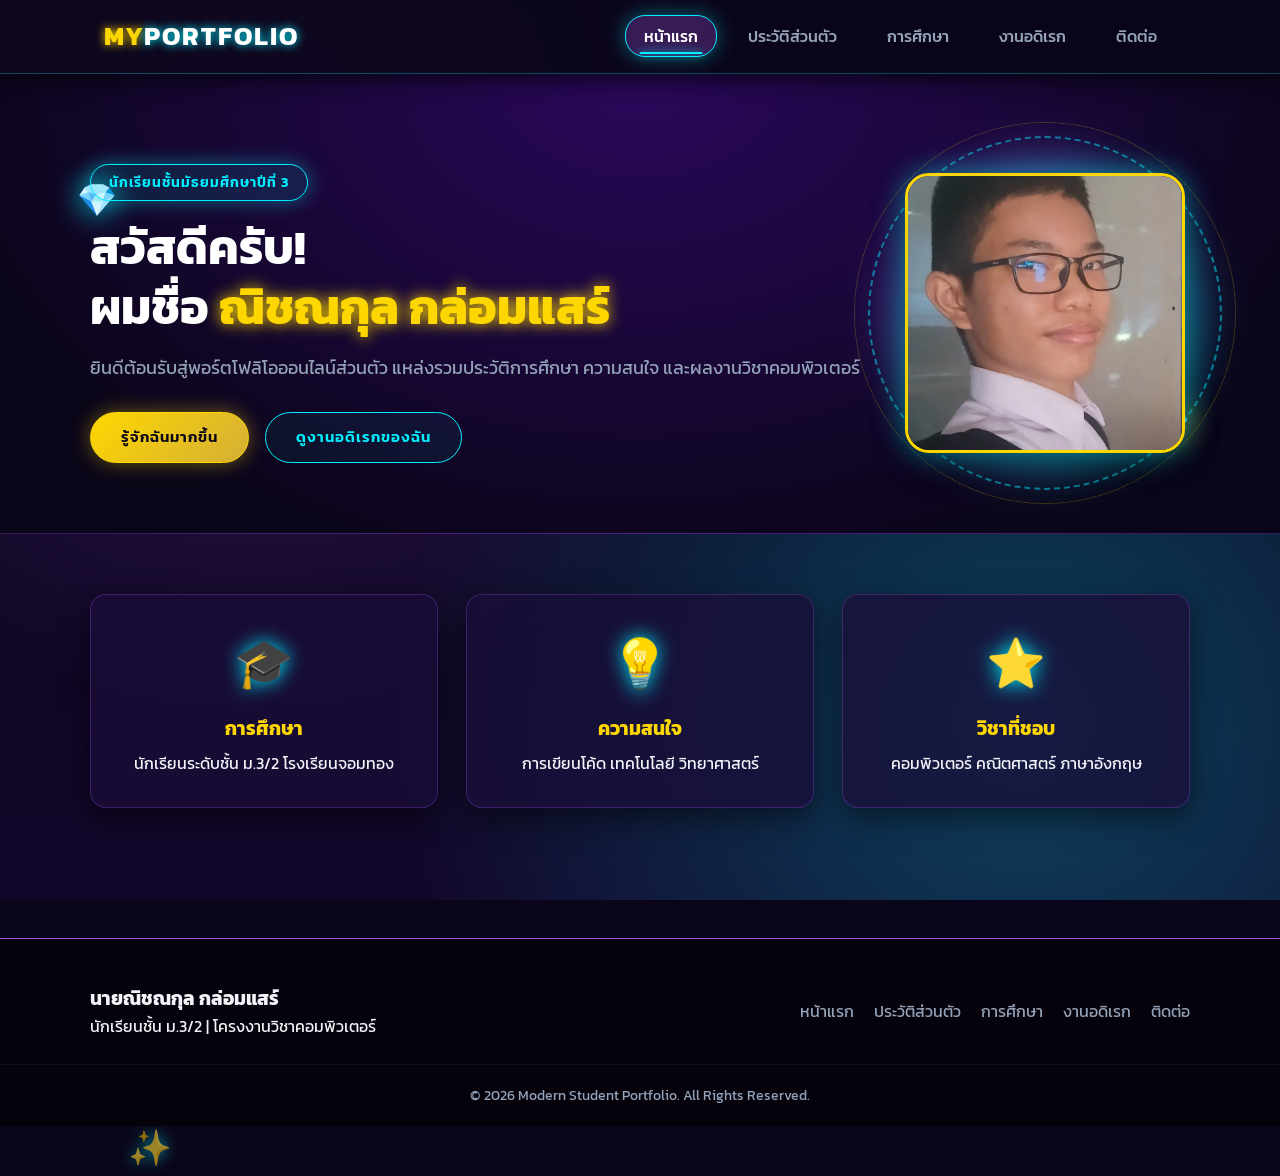
<file: index.html>
<!DOCTYPE html>
<html lang="th">
<head>
    <meta charset="UTF-8">
    <meta name="viewport" content="width=device-width, initial-scale=1.0">
    <title>หน้าแรก | Student Portfolio ม.3</title>
    <link rel="preconnect" href="https://fonts.googleapis.com">
    <link rel="preconnect" href="https://fonts.gstatic.com" crossorigin>
    <link href="https://fonts.googleapis.com/css2?family=Kanit:wght@300;400;500;600;700&display=swap" rel="stylesheet">
    <link rel="stylesheet" href="style.css">
</head>
<body>

    <!-- Navigation Bar -->
    <header class="navbar-container">
        <nav class="navbar">
            <a href="index.html" class="logo">
                <span class="logo-accent">MY</span>PORTFOLIO
            </a>
            <ul class="nav-menu">
                <li><a href="index.html" class="nav-link active">หน้าแรก</a></li>
                <li><a href="profile.html" class="nav-link">ประวัติส่วนตัว</a></li>
                <li><a href="education.html" class="nav-link">การศึกษา</a></li>
                <li><a href="hobby.html" class="nav-link">งานอดิเรก</a></li>
                <li><a href="contact.html" class="nav-link">ติดต่อ</a></li>
            </ul>
        </nav>
    </header>

    <main>
        <!-- Hero Section -->
        <section class="hero-section">
            <div class="hero-container">
                <div class="hero-content">
                    <span class="badge">นักเรียนชั้นมัธยมศึกษาปีที่ 3</span>
                    <h1 class="hero-title">สวัสดีครับ! <br>ผมชื่อ <span class="highlight">ณิชณกุล กล่อมแสร์</span></h1>
                    <p class="hero-subtitle">ยินดีต้อนรับสู่พอร์ตโฟลิโอออนไลน์ส่วนตัว แหล่งรวมประวัติการศึกษา ความสนใจ และผลงานวิชาคอมพิวเตอร์</p>
                    <div class="hero-buttons">
                        <a href="profile.html" class="btn btn-primary">รู้จักฉันมากขึ้น</a>
                        <a href="hobby.html" class="btn btn-outline">ดูงานอดิเรกของฉัน</a>
                    </div>
                </div>
                <div class="hero-image-wrapper">
                    <div class="bg-shape"></div>
                    <img src="images/profile.png" alt="รูปโปรไฟล์ของ นายณิชณกุล กล่อมแสร์" class="hero-img">
                </div>
            </div>
        </section>

        <!-- Quick Highlights -->
        <section class="section highlight-section">
            <div class="container grid-3">
                <div class="card highlight-card">
                    <div class="card-icon">🎓</div>
                    <h3>การศึกษา</h3>
                    <p>นักเรียนระดับชั้น ม.3/2 โรงเรียนจอมทอง</p>
                </div>
                <div class="card highlight-card">
                    <div class="card-icon">💡</div>
                    <h3>ความสนใจ</h3>
                    <p>การเขียนโค้ด เทคโนโลยี วิทยาศาสตร์</p>
                </div>
                <div class="card highlight-card">
                    <div class="card-icon">⭐</div>
                    <h3>วิชาที่ชอบ</h3>
                    <p>คอมพิวเตอร์ คณิตศาสตร์ ภาษาอังกฤษ</p>
                </div>
            </div>
        </section>
    </main>

    <!-- Footer -->
    <footer class="footer">
        <div class="container footer-content">
            <div class="footer-info">
                <h3>นายณิชณกุล กล่อมแสร์</h3>
                <p>นักเรียนชั้น ม.3/2 | โครงงานวิชาคอมพิวเตอร์</p>
            </div>
            <ul class="footer-links">
                <li><a href="index.html">หน้าแรก</a></li>
                <li><a href="profile.html">ประวัติส่วนตัว</a></li>
                <li><a href="education.html">การศึกษา</a></li>
                <li><a href="hobby.html">งานอดิเรก</a></li>
                <li><a href="contact.html">ติดต่อ</a></li>
            </ul>
        </div>
        <div class="footer-bottom">
            <p>&copy; 2026 Modern Student Portfolio. All Rights Reserved.</p>
        </div>
    </footer>

</body>
</html>
</file>
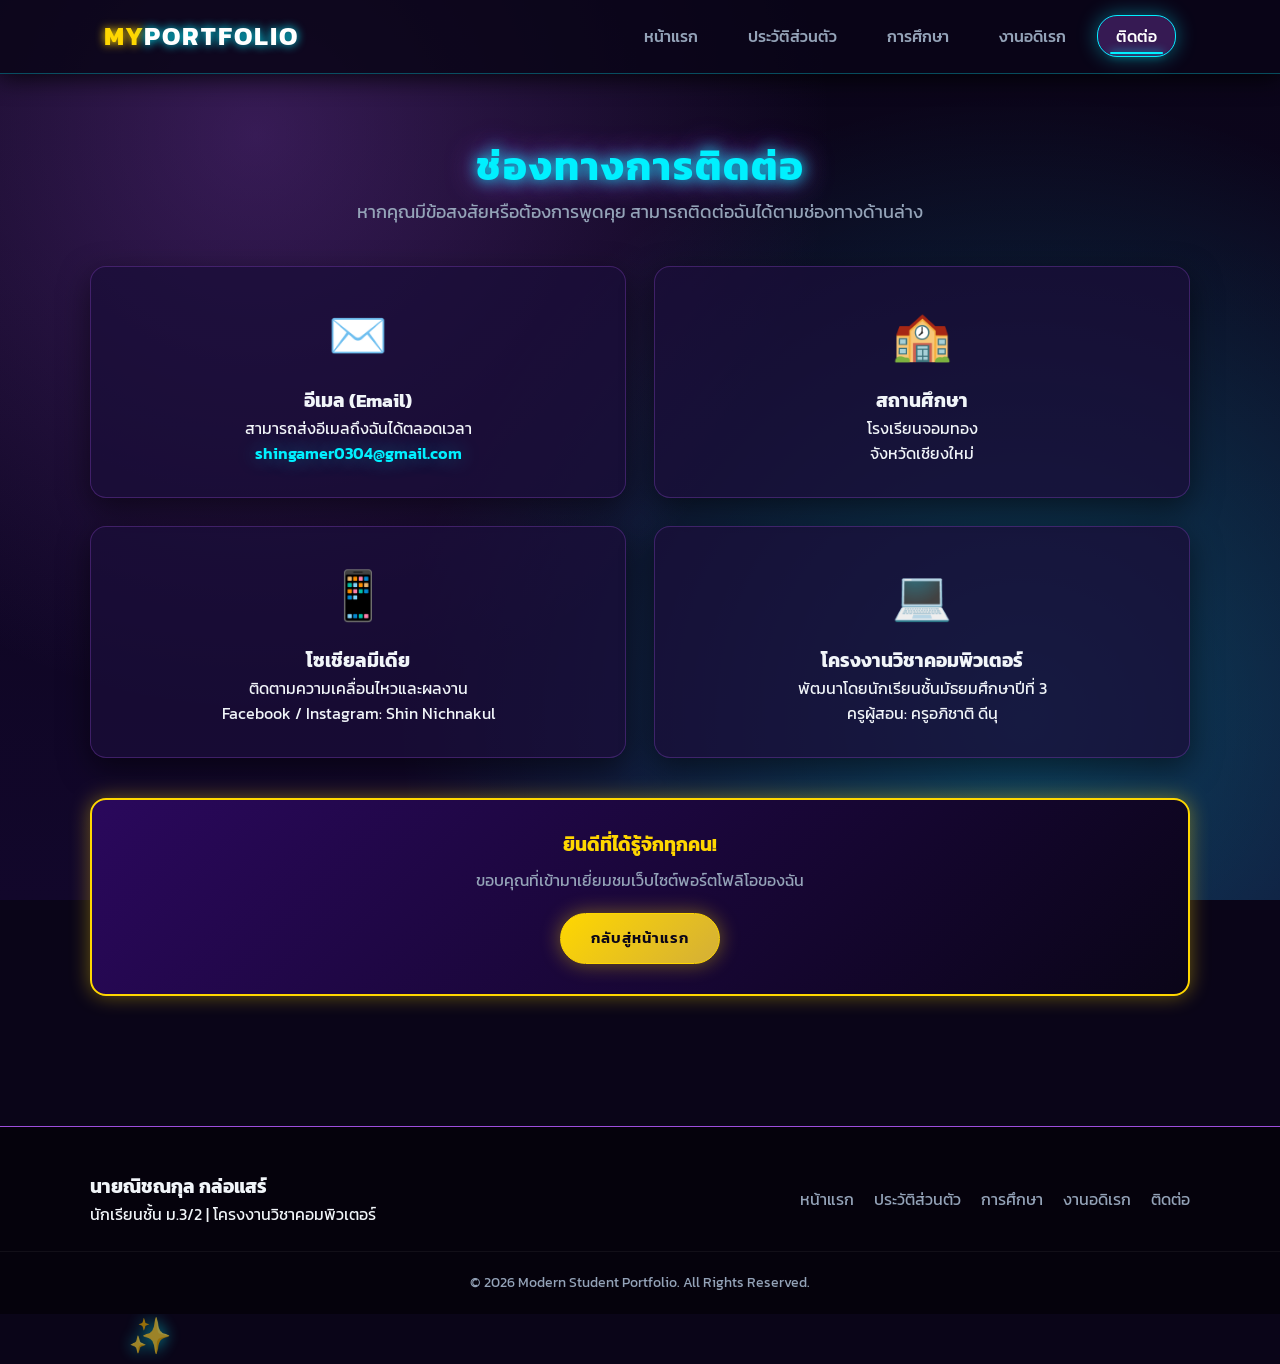
<file: contact.html>
<!DOCTYPE html>
<html lang="th">
<head>
    <meta charset="UTF-8">
    <meta name="viewport" content="width=device-width, initial-scale=1.0">
    <title>ติดต่อ | Student Portfolio ม.3</title>
    <link rel="preconnect" href="https://fonts.googleapis.com">
    <link rel="preconnect" href="https://fonts.gstatic.com" crossorigin>
    <link href="https://fonts.googleapis.com/css2?family=Kanit:wght@300;400;500;600;700&display=swap" rel="stylesheet">
    <link rel="stylesheet" href="style.css">
</head>
<body>

    <!-- Navigation Bar -->
    <header class="navbar-container">
        <nav class="navbar">
            <a href="index.html" class="logo">
                <span class="logo-accent">MY</span>PORTFOLIO
            </a>
            <ul class="nav-menu">
                <li><a href="index.html" class="nav-link">หน้าแรก</a></li>
                <li><a href="profile.html" class="nav-link">ประวัติส่วนตัว</a></li>
                <li><a href="education.html" class="nav-link">การศึกษา</a></li>
                <li><a href="hobby.html" class="nav-link">งานอดิเรก</a></li>
                <li><a href="contact.html" class="nav-link active">ติดต่อ</a></li>
            </ul>
        </nav>
    </header>

    <main class="container section">
        <div class="page-title">
            <h2>ช่องทางการติดต่อ</h2>
            <p>หากคุณมีข้อสงสัยหรือต้องการพูดคุย สามารถติดต่อฉันได้ตามช่องทางด้านล่าง</p>
        </div>

        <div class="grid-2 contact-layout">
            <div class="card contact-card">
                <div class="contact-icon">✉️</div>
                <h3>อีเมล (Email)</h3>
                <p>สามารถส่งอีเมลถึงฉันได้ตลอดเวลา</p>
                <a href="shingamer0304@gmail.com" class="contact-link">shingamer0304@gmail.com</a>
            </div>

            <div class="card contact-card">
                <div class="contact-icon">🏫</div>
                <h3>สถานศึกษา</h3>
                <p>โรงเรียนจอมทอง</p>
                <span class="contact-text">จังหวัดเชียงใหม่</span>
            </div>

            <div class="card contact-card">
                <div class="contact-icon">📱</div>
                <h3>โซเชียลมีเดีย</h3>
                <p>ติดตามความเคลื่อนไหวและผลงาน</p>
                <span class="contact-text">Facebook / Instagram: Shin Nichnakul</span>
            </div>

            <div class="card contact-card">
                <div class="contact-icon">💻</div>
                <h3>โครงงานวิชาคอมพิวเตอร์</h3>
                <p>พัฒนาโดยนักเรียนชั้นมัธยมศึกษาปีที่ 3</p>
                <span class="contact-text">ครูผู้สอน: ครูอภิชาติ ดีนุ</span>
            </div>
        </div>

        <div class="cta-box card">
            <h3>ยินดีที่ได้รู้จักทุกคน!</h3>
            <p>ขอบคุณที่เข้ามาเยี่ยมชมเว็บไซต์พอร์ตโฟลิโอของฉัน</p>
            <a href="index.html" class="btn btn-primary">กลับสู่หน้าแรก</a>
        </div>
    </main>

    <!-- Footer -->
    <footer class="footer">
        <div class="container footer-content">
            <div class="footer-info">
                <h3>นายณิชณกุล กล่อแสร์</h3>
                <p>นักเรียนชั้น ม.3/2 | โครงงานวิชาคอมพิวเตอร์</p>
            </div>
            <ul class="footer-links">
                <li><a href="index.html">หน้าแรก</a></li>
                <li><a href="profile.html">ประวัติส่วนตัว</a></li>
                <li><a href="education.html">การศึกษา</a></li>
                <li><a href="hobby.html">งานอดิเรก</a></li>
                <li><a href="contact.html">ติดต่อ</a></li>
            </ul>
        </div>
        <div class="footer-bottom">
            <p>&copy; 2026 Modern Student Portfolio. All Rights Reserved.</p>
        </div>
    </footer>

</body>
</html>
</file>
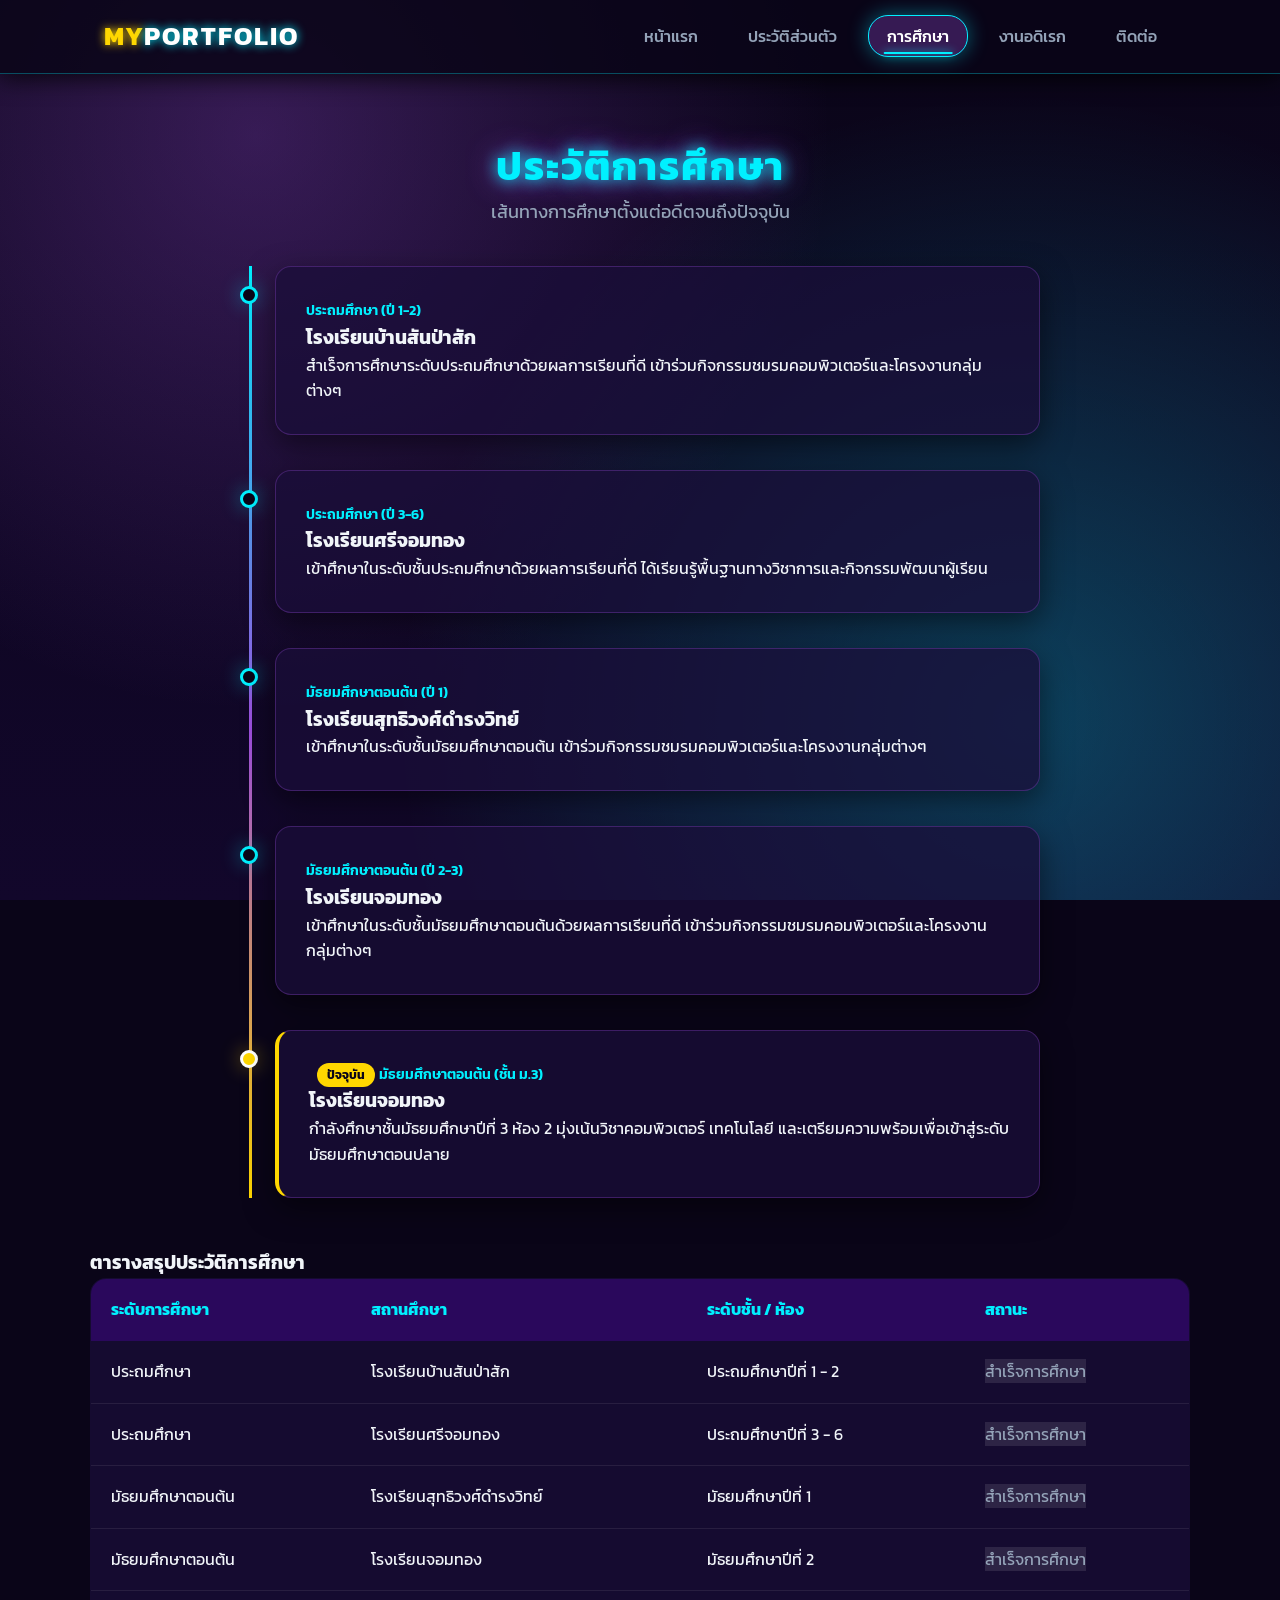
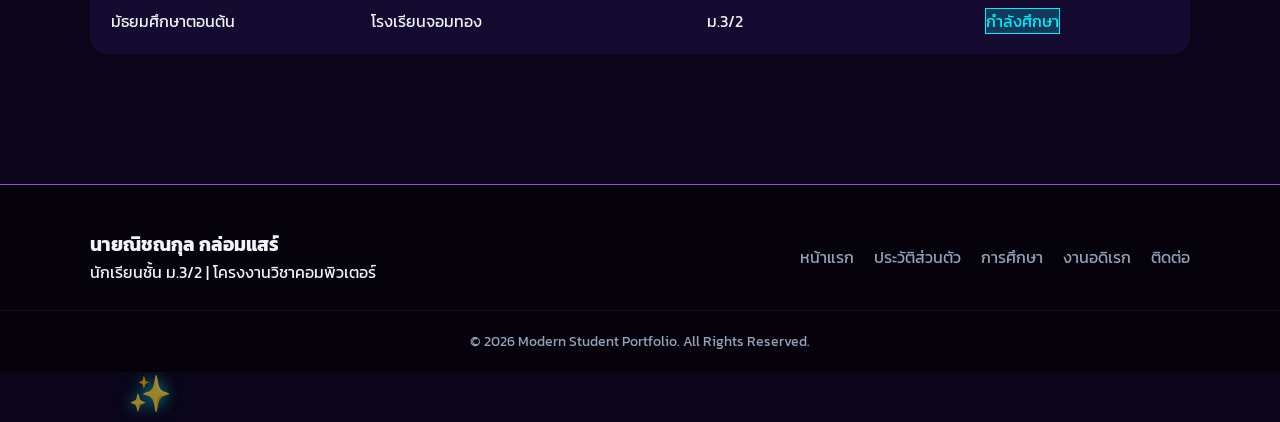
<file: education.html>
<!DOCTYPE html>
<html lang="th">
<head>
    <meta charset="UTF-8">
    <meta name="viewport" content="width=device-width, initial-scale=1.0">
    <title>การศึกษา | Student Portfolio ม.3</title>
    <link rel="preconnect" href="https://fonts.googleapis.com">
    <link rel="preconnect" href="https://fonts.gstatic.com" crossorigin>
    <link href="https://fonts.googleapis.com/css2?family=Kanit:wght@300;400;500;600;700&display=swap" rel="stylesheet">
    <link rel="stylesheet" href="style.css">
</head>
<body>

    <!-- Navigation Bar -->
    <header class="navbar-container">
        <nav class="navbar">
            <a href="index.html" class="logo">
                <span class="logo-accent">MY</span>PORTFOLIO
            </a>
            <ul class="nav-menu">
                <li><a href="index.html" class="nav-link">หน้าแรก</a></li>
                <li><a href="profile.html" class="nav-link">ประวัติส่วนตัว</a></li>
                <li><a href="education.html" class="nav-link active">การศึกษา</a></li>
                <li><a href="hobby.html" class="nav-link">งานอดิเรก</a></li>
                <li><a href="contact.html" class="nav-link">ติดต่อ</a></li>
            </ul>
        </nav>
    </header>

    <main class="container section">
        <div class="page-title">
            <h2>ประวัติการศึกษา</h2>
            <p>เส้นทางการศึกษาตั้งแต่อดีตจนถึงปัจจุบัน</p>
        </div>

        <!-- Timeline Section -->
        <div class="timeline-wrapper">
            <div class="timeline-item">
                <div class="timeline-dot"></div>
                <div class="timeline-content card">
                    <span class="timeline-year">ประถมศึกษา (ปี 1-2)</span>
                    <h3>โรงเรียนบ้านสันป่าสัก</h3>
                    <p>สำเร็จการศึกษาระดับประถมศึกษาด้วยผลการเรียนที่ดี เข้าร่วมกิจกรรมชมรมคอมพิวเตอร์และโครงงานกลุ่มต่างๆ</p>
                </div>
            </div>

            <div class="timeline-item">
                <div class="timeline-dot"></div>
                <div class="timeline-content card">
                    <span class="timeline-year">ประถมศึกษา (ปี 3-6)</span>
                    <h3>โรงเรียนศรีจอมทอง</h3>
                    <p>เข้าศึกษาในระดับชั้นประถมศึกษาด้วยผลการเรียนที่ดี ได้เรียนรู้พื้นฐานทางวิชาการและกิจกรรมพัฒนาผู้เรียน</p>
                </div>
            </div>

            <div class="timeline-item">
                <div class="timeline-dot"></div>
                <div class="timeline-content card">
                    <span class="timeline-year">มัธยมศึกษาตอนต้น (ปี 1)</span>
                    <h3>โรงเรียนสุทธิวงศ์ดำรงวิทย์</h3>
                    <p>เข้าศึกษาในระดับชั้นมัธยมศึกษาตอนต้น เข้าร่วมกิจกรรมชมรมคอมพิวเตอร์และโครงงานกลุ่มต่างๆ</p>
                </div>
            </div>

            <div class="timeline-item">
                <div class="timeline-dot"></div>
                <div class="timeline-content card">
                    <span class="timeline-year">มัธยมศึกษาตอนต้น (ปี 2-3)</span>
                    <h3>โรงเรียนจอมทอง</h3>
                    <p>เข้าศึกษาในระดับชั้นมัธยมศึกษาตอนต้นด้วยผลการเรียนที่ดี เข้าร่วมกิจกรรมชมรมคอมพิวเตอร์และโครงงานกลุ่มต่างๆ</p>
                </div>
            </div>

            <div class="timeline-item">
                <div class="timeline-dot active-dot"></div>
                <div class="timeline-content card active-card">
                    <span class="timeline-badge">ปัจจุบัน</span>
                    <span class="timeline-year">มัธยมศึกษาตอนต้น (ชั้น ม.3)</span>
                    <h3>โรงเรียนจอมทอง</h3>
                    <p>กำลังศึกษาชั้นมัธยมศึกษาปีที่ 3 ห้อง 2 มุ่งเน้นวิชาคอมพิวเตอร์ เทคโนโลยี และเตรียมความพร้อมเพื่อเข้าสู่ระดับมัธยมศึกษาตอนปลาย</p>
                </div>
            </div>
        </div>

        <!-- Education Summary Table -->
        <div class="table-section">
            <h3 class="section-subtitle">ตารางสรุปประวัติการศึกษา</h3>
            <div class="table-responsive">
                <table class="custom-table">
                    <thead>
                        <tr>
                            <th>ระดับการศึกษา</th>
                            <th>สถานศึกษา</th>
                            <th>ระดับชั้น / ห้อง</th>
                            <th>สถานะ</th>
                        </tr>
                    </thead>
                    <tbody>
                        <tr>
                            <td>ประถมศึกษา</td>
                            <td>โรงเรียนบ้านสันป่าสัก</td>
                            <td>ประถมศึกษาปีที่ 1 - 2</td>
                            <td><span class="status-badge status-done">สำเร็จการศึกษา</span></td>
                        </tr>
                        <tr>
                            <td>ประถมศึกษา</td>
                            <td>โรงเรียนศรีจอมทอง</td>
                            <td>ประถมศึกษาปีที่ 3 - 6</td>
                            <td><span class="status-badge status-done">สำเร็จการศึกษา</span></td>
                        </tr>
                        <tr>
                            <td>มัธยมศึกษาตอนต้น</td>
                            <td>โรงเรียนสุทธิวงศ์ดำรงวิทย์</td>
                            <td>มัธยมศึกษาปีที่ 1</td>
                            <td><span class="status-badge status-done">สำเร็จการศึกษา</span></td>
                        </tr>
                        <tr>
                            <td>มัธยมศึกษาตอนต้น</td>
                            <td>โรงเรียนจอมทอง</td>
                            <td>มัธยมศึกษาปีที่ 2</td>
                            <td><span class="status-badge status-done">สำเร็จการศึกษา</span></td>
                        </tr>
                        <tr>
                            <td>มัธยมศึกษาตอนต้น</td>
                            <td>โรงเรียนจอมทอง</td>
                            <td>ม.3/2</td>
                            <td><span class="status-badge status-now">กำลังศึกษา</span></td>
                        </tr>
                    </tbody>
                </table>
            </div>
        </div>
    </main>

    <!-- Footer -->
    <footer class="footer">
        <div class="container footer-content">
            <div class="footer-info">
                <h3>นายณิชณกุล กล่อมแสร์</h3>
                <p>นักเรียนชั้น ม.3/2 | โครงงานวิชาคอมพิวเตอร์</p>
            </div>
            <ul class="footer-links">
                <li><a href="index.html">หน้าแรก</a></li>
                <li><a href="profile.html">ประวัติส่วนตัว</a></li>
                <li><a href="education.html">การศึกษา</a></li>
                <li><a href="hobby.html">งานอดิเรก</a></li>
                <li><a href="contact.html">ติดต่อ</a></li>
            </ul>
        </div>
        <div class="footer-bottom">
            <p>&copy; 2026 Modern Student Portfolio. All Rights Reserved.</p>
        </div>
    </footer>

</body>
</html>
</file>
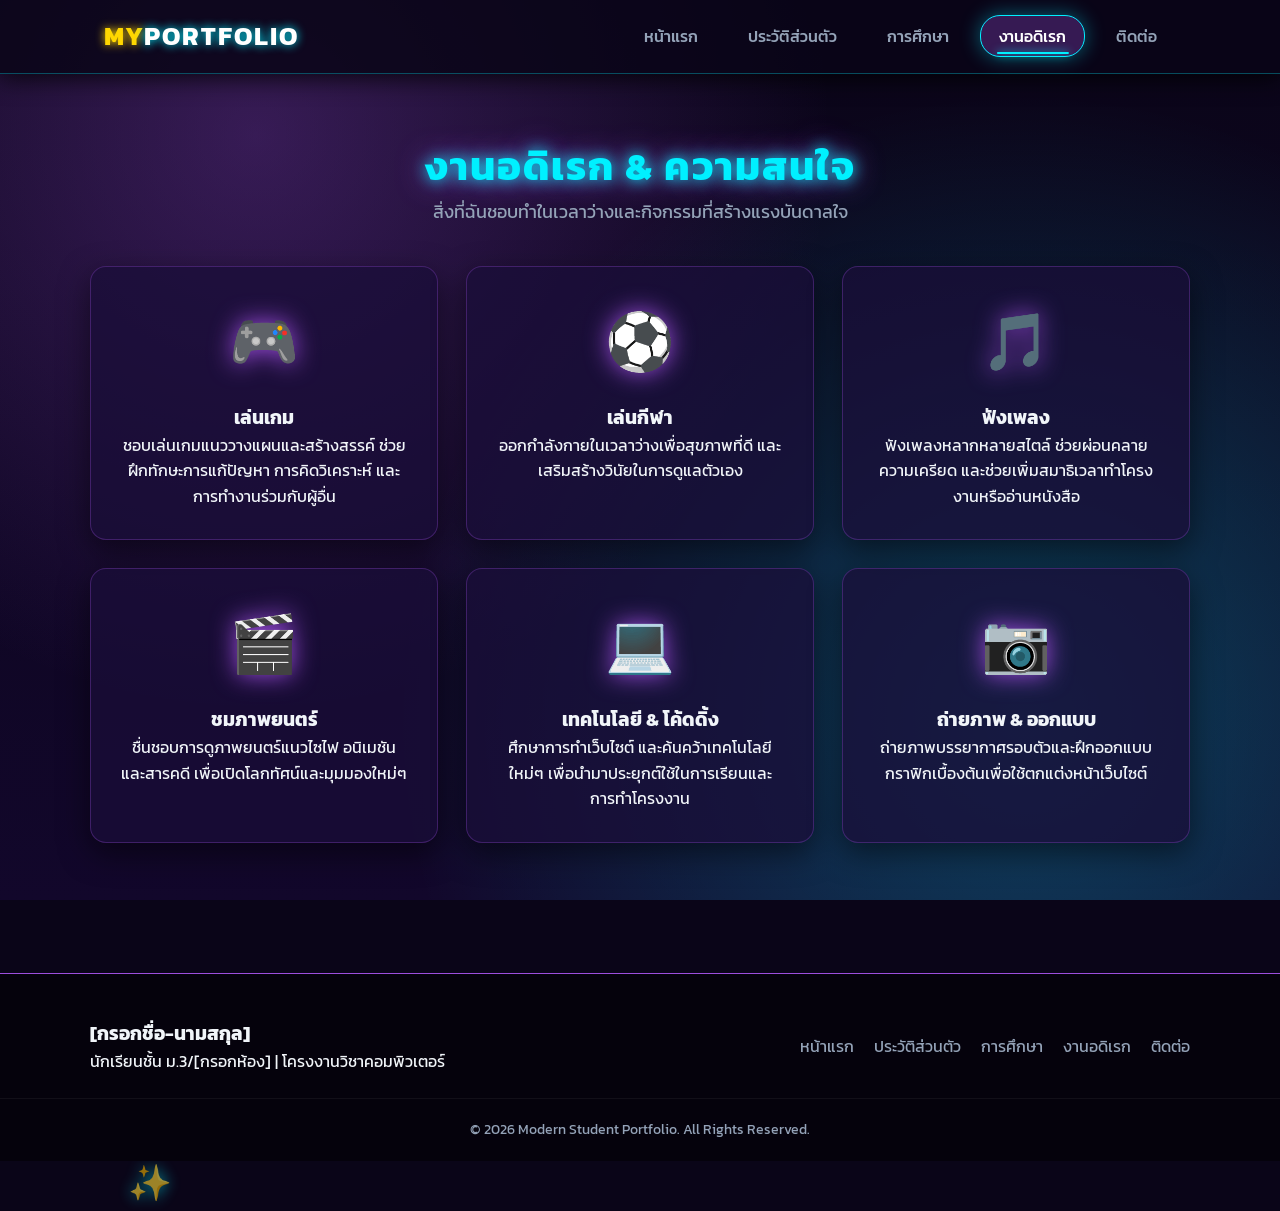
<file: hobby.html>
<!DOCTYPE html>
<html lang="th">
<head>
    <meta charset="UTF-8">
    <meta name="viewport" content="width=device-width, initial-scale=1.0">
    <title>งานอดิเรก | Student Portfolio ม.3</title>
    <link rel="preconnect" href="https://fonts.googleapis.com">
    <link rel="preconnect" href="https://fonts.gstatic.com" crossorigin>
    <link href="https://fonts.googleapis.com/css2?family=Kanit:wght@300;400;500;600;700&display=swap" rel="stylesheet">
    <link rel="stylesheet" href="style.css">
</head>
<body>

    <!-- Navigation Bar -->
    <header class="navbar-container">
        <nav class="navbar">
            <a href="index.html" class="logo">
                <span class="logo-accent">MY</span>PORTFOLIO
            </a>
            <ul class="nav-menu">
                <li><a href="index.html" class="nav-link">หน้าแรก</a></li>
                <li><a href="profile.html" class="nav-link">ประวัติส่วนตัว</a></li>
                <li><a href="education.html" class="nav-link">การศึกษา</a></li>
                <li><a href="hobby.html" class="nav-link active">งานอดิเรก</a></li>
                <li><a href="contact.html" class="nav-link">ติดต่อ</a></li>
            </ul>
        </nav>
    </header>

    <main class="container section">
        <div class="page-title">
            <h2>งานอดิเรก & ความสนใจ</h2>
            <p>สิ่งที่ฉันชอบทำในเวลาว่างและกิจกรรมที่สร้างแรงบันดาลใจ</p>
        </div>

        <div class="grid-3">
            <div class="card hobby-card">
                <div class="hobby-icon">🎮</div>
                <h3>เล่นเกม</h3>
                <p>ชอบเล่นเกมแนววางแผนและสร้างสรรค์ ช่วยฝึกทักษะการแก้ปัญหา การคิดวิเคราะห์ และการทำงานร่วมกับผู้อื่น</p>
            </div>

            <div class="card hobby-card">
                <div class="hobby-icon">⚽</div>
                <h3>เล่นกีฬา</h3>
                <p>ออกกำลังกายในเวลาว่างเพื่อสุขภาพที่ดี และเสริมสร้างวินัยในการดูแลตัวเอง</p>
            </div>

            <div class="card hobby-card">
                <div class="hobby-icon">🎵</div>
                <h3>ฟังเพลง</h3>
                <p>ฟังเพลงหลากหลายสไตล์ ช่วยผ่อนคลายความเครียด และช่วยเพิ่มสมาธิเวลาทำโครงงานหรืออ่านหนังสือ</p>
            </div>

            <div class="card hobby-card">
                <div class="hobby-icon">🎬</div>
                <h3>ชมภาพยนตร์</h3>
                <p>ชื่นชอบการดูภาพยนตร์แนวไซไฟ อนิเมชัน และสารคดี เพื่อเปิดโลกทัศน์และมุมมองใหม่ๆ</p>
            </div>

            <div class="card hobby-card">
                <div class="hobby-icon">💻</div>
                <h3>เทคโนโลยี & โค้ดดิ้ง</h3>
                <p>ศึกษาการทำเว็บไซต์ และค้นคว้าเทคโนโลยีใหม่ๆ เพื่อนำมาประยุกต์ใช้ในการเรียนและการทำโครงงาน</p>
            </div>

            <div class="card hobby-card">
                <div class="hobby-icon">📷</div>
                <h3>ถ่ายภาพ & ออกแบบ</h3>
                <p>ถ่ายภาพบรรยากาศรอบตัวและฝึกออกแบบกราฟิกเบื้องต้นเพื่อใช้ตกแต่งหน้าเว็บไซต์</p>
            </div>
        </div>
    </main>

    <!-- Footer -->
    <footer class="footer">
        <div class="container footer-content">
            <div class="footer-info">
                <h3>[กรอกชื่อ-นามสกุล]</h3>
                <p>นักเรียนชั้น ม.3/[กรอกห้อง] | โครงงานวิชาคอมพิวเตอร์</p>
            </div>
            <ul class="footer-links">
                <li><a href="index.html">หน้าแรก</a></li>
                <li><a href="profile.html">ประวัติส่วนตัว</a></li>
                <li><a href="education.html">การศึกษา</a></li>
                <li><a href="hobby.html">งานอดิเรก</a></li>
                <li><a href="contact.html">ติดต่อ</a></li>
            </ul>
        </div>
        <div class="footer-bottom">
            <p>&copy; 2026 Modern Student Portfolio. All Rights Reserved.</p>
        </div>
    </footer>

</body>
</html>
</file>
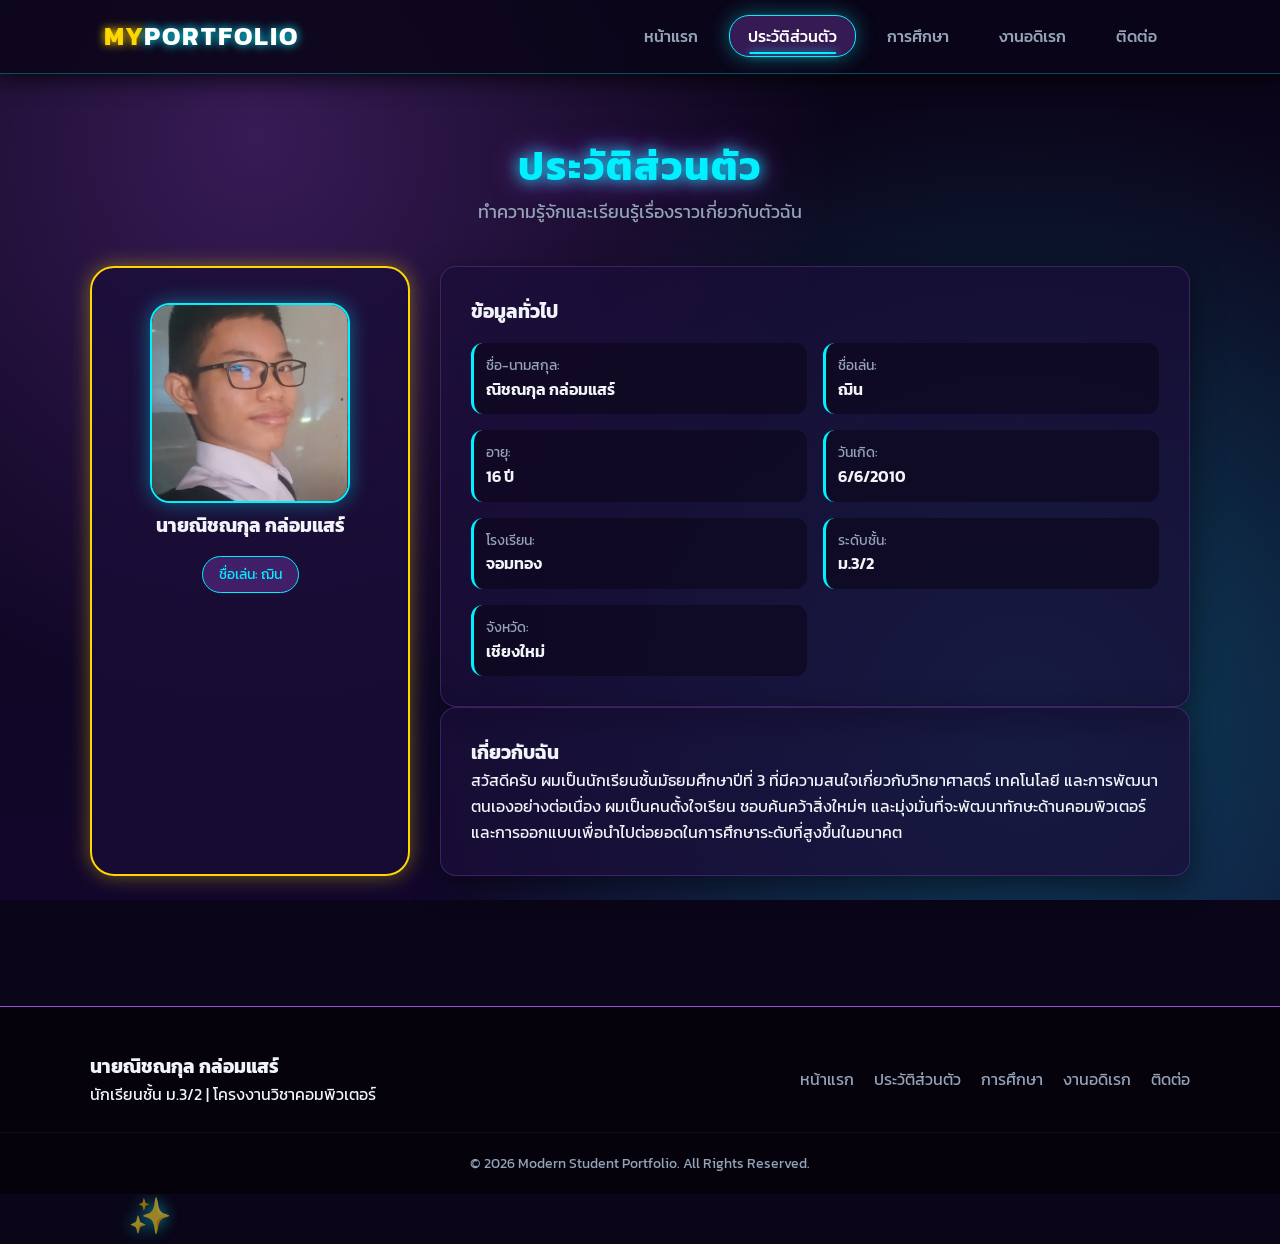
<file: profile.html>
<!DOCTYPE html>
<html lang="th">
<head>
    <meta charset="UTF-8">
    <meta name="viewport" content="width=device-width, initial-scale=1.0">
    <title>ประวัติส่วนตัว | Student Portfolio ม.3</title>
    <link rel="preconnect" href="https://fonts.googleapis.com">
    <link rel="preconnect" href="https://fonts.gstatic.com" crossorigin>
    <link href="https://fonts.googleapis.com/css2?family=Kanit:wght@300;400;500;600;700&display=swap" rel="stylesheet">
    <link rel="stylesheet" href="style.css">
</head>
<body>

    <!-- Navigation Bar -->
    <header class="navbar-container">
        <nav class="navbar">
            <a href="index.html" class="logo">
                <span class="logo-accent">MY</span>PORTFOLIO
            </a>
            <ul class="nav-menu">
                <li><a href="index.html" class="nav-link">หน้าแรก</a></li>
                <li><a href="profile.html" class="nav-link active">ประวัติส่วนตัว</a></li>
                <li><a href="education.html" class="nav-link">การศึกษา</a></li>
                <li><a href="hobby.html" class="nav-link">งานอดิเรก</a></li>
                <li><a href="contact.html" class="nav-link">ติดต่อ</a></li>
            </ul>
        </nav>
    </header>

    <main class="container section">
        <div class="page-title">
            <h2>ประวัติส่วนตัว</h2>
            <p>ทำความรู้จักและเรียนรู้เรื่องราวเกี่ยวกับตัวฉัน</p>
        </div>

        <div class="profile-layout">
            <!-- Left Side: Profile Image Box -->
            <div class="profile-card-main">
                <div class="profile-img-container">
                    <img src="images/profile.png" alt="รูปโปรไฟล์ของ ฌิน" class="profile-img">
                </div>
                <h3>นายณิชณกุล กล่อมแสร์</h3>
                <span class="profile-tag">ชื่อเล่น: ฌิน</span>
            </div>

            <!-- Right Side: Personal Info Table & Details -->
            <div class="profile-details">
                <div class="card info-box">
                    <h3>ข้อมูลทั่วไป</h3>
                    <div class="info-grid">
                        <div class="info-item">
                            <span class="info-label">ชื่อ-นามสกุล:</span>
                            <span class="info-value">ณิชณกุล กล่อมแสร์</span>
                        </div>
                        <div class="info-item">
                            <span class="info-label">ชื่อเล่น:</span>
                            <span class="info-value">ฌิน</span>
                        </div>
                        <div class="info-item">
                            <span class="info-label">อายุ:</span>
                            <span class="info-value">16 ปี</span>
                        </div>
                        <div class="info-item">
                            <span class="info-label">วันเกิด:</span>
                            <span class="info-value">6/6/2010</span>
                        </div>
                        <div class="info-item">
                            <span class="info-label">โรงเรียน:</span>
                            <span class="info-value">จอมทอง</span>
                        </div>
                        <div class="info-item">
                            <span class="info-label">ระดับชั้น:</span>
                            <span class="info-value">ม.3/2</span>
                        </div>
                        <div class="info-item">
                            <span class="info-label">จังหวัด:</span>
                            <span class="info-value">เชียงใหม่</span>
                        </div>
                    </div>
                </div>

                <div class="card bio-box">
                    <h3>เกี่ยวกับฉัน</h3>
                    <p>สวัสดีครับ ผมเป็นนักเรียนชั้นมัธยมศึกษาปีที่ 3 ที่มีความสนใจเกี่ยวกับวิทยาศาสตร์ เทคโนโลยี และการพัฒนาตนเองอย่างต่อเนื่อง ผมเป็นคนตั้งใจเรียน ชอบค้นคว้าสิ่งใหม่ๆ และมุ่งมั่นที่จะพัฒนาทักษะด้านคอมพิวเตอร์และการออกแบบเพื่อนำไปต่อยอดในการศึกษาระดับที่สูงขึ้นในอนาคต</p>
                </div>
            </div>
        </div>
    </main>

    <!-- Footer -->
    <footer class="footer">
        <div class="container footer-content">
            <div class="footer-info">
                <h3>นายณิชณกุล กล่อมแสร์</h3>
                <p>นักเรียนชั้น ม.3/2 | โครงงานวิชาคอมพิวเตอร์</p>
            </div>
            <ul class="footer-links">
                <li><a href="index.html">หน้าแรก</a></li>
                <li><a href="profile.html">ประวัติส่วนตัว</a></li>
                <li><a href="education.html">การศึกษา</a></li>
                <li><a href="hobby.html">งานอดิเรก</a></li>
                <li><a href="contact.html">ติดต่อ</a></li>
            </ul>
        </div>
        <div class="footer-bottom">
            <p>&copy; 2026 Modern Student Portfolio. All Rights Reserved.</p>
        </div>
    </footer>

</body>
</html>
</file>
<file: style.css>
/* =========================================
   1. GLOBAL & PAGE TRANSITION
   ========================================= */
html {
    scroll-behavior: smooth;
}

body {
    background-color: #0A0518;
    background-image: 
        radial-gradient(circle at 20% 15%, rgba(157, 78, 221, 0.3) 0%, transparent 45%),
        radial-gradient(circle at 80% 80%, rgba(0, 240, 255, 0.25) 0%, transparent 50%),
        linear-gradient(to bottom, #0A0518, #12072B);
    background-attachment: fixed;
    color: #F1F5F9;
    line-height: 1.6;
    display: flex;
    flex-direction: column;
    min-height: 100vh;
    animation: portalFadeIn 0.8s cubic-bezier(0.16, 1, 0.3, 1) forwards;
    position: relative;
    overflow-x: hidden;
}

@keyframes portalFadeIn {
    from {
        opacity: 0;
        transform: translateY(12px) scale(0.99);
        filter: blur(8px);
    }
    to {
        opacity: 1;
        transform: translateY(0) scale(1);
        filter: blur(0);
    }
}

main { flex: 1; position: relative; z-index: 2; }
a { text-decoration: none; color: inherit; }

* {
    margin: 0;
    padding: 0;
    box-sizing: border-box;
    font-family: 'Kanit', sans-serif;
}

/* =========================================
   2. ROOT VARIABLES - ISEKAI RPG THEME
   ========================================= */
:root {
    --bg-dark: #0A0518;
    --bg-realm: #12072B;
    --card-bg: rgba(26, 14, 56, 0.75);
    
    --mana-cyan: #00F0FF;
    --rune-gold: #FFD700;
    --arcana-purple: #9D4EDD;
    --purple-dark: #2A085C;
    
    --text-light: #F1F5F9;
    --text-muted: #94A3B8;
    
    --shadow-mana: 0 0 20px rgba(0, 240, 255, 0.4);
    --shadow-rune: 0 0 20px rgba(255, 215, 0, 0.4);
    --shadow-card: 0 10px 30px rgba(0, 0, 0, 0.5);

    --radius-md: 16px;
    --radius-lg: 24px;
}

/* =========================================
   3. DYNAMIC BACKGROUND ANIMATIONS (FULL MAGIC AQUARIUM)
   ========================================= */

/* 1) มังกรตัวที่ 1 (ตัวใหญ่ บินช้า ฉากหลัง) */
body::before {
    content: '🐉';
    position: fixed;
    top: 15%;
    left: -120px;
    font-size: 4rem;
    opacity: 0.35;
    filter: drop-shadow(0 0 20px var(--arcana-purple)) blur(0.5px);
    pointer-events: none;
    z-index: 1;
    animation: flyAcross1 22s linear infinite;
}

@keyframes flyAcross1 {
    0% { transform: translateX(0) translateY(0) rotate(4deg); }
    50% { transform: translateX(55vw) translateY(-40px) rotate(-4deg); }
    100% { transform: translateX(115vw) translateY(20px) rotate(6deg); }
}

/* 2) ละอองเวทมนตร์ฟองอากาศลอยขึ้น (Mana Bubble 1) */
body::after {
    content: '✨';
    position: fixed;
    bottom: -50px;
    left: 10%;
    font-size: 2.2rem;
    color: var(--mana-cyan);
    opacity: 0.6;
    text-shadow: 0 0 15px var(--mana-cyan);
    pointer-events: none;
    z-index: 1;
    animation: manaRise1 10s ease-in-out infinite;
}

@keyframes manaRise1 {
    0% { transform: translateY(0) scale(0.6) rotate(0deg); opacity: 0; }
    30% { opacity: 0.8; }
    80% { opacity: 0.4; }
    100% { transform: translateY(-110vh) scale(1.3) rotate(180deg); opacity: 0; }
}

/* 3) อนิมิชั่นเสริมผ่าน Class Wrapper ใน Body (มังกรตัวที่ 2 + ละอองเพิ่ม) */
.bg-animation-layer {
    position: fixed;
    top: 0; left: 0; width: 100%; height: 100%;
    pointer-events: none;
    z-index: 1;
    overflow: hidden;
}

/* สัตว์เวทตัวที่ 2 (บินเร็ว ด้านล่าง) */
.dragon-secondary {
    position: absolute;
    top: 65%;
    right: -100px;
    font-size: 2.5rem;
    opacity: 0.4;
    filter: drop-shadow(0 0 15px var(--mana-cyan));
    animation: flyAcross2 16s linear infinite;
    animation-delay: -5s;
}

@keyframes flyAcross2 {
    0% { transform: translateX(0) translateY(0) scaleX(-1) rotate(-5deg); }
    50% { transform: translateX(-50vw) translateY(30px) scaleX(-1) rotate(5deg); }
    100% { transform: translateX(-115vw) translateY(-20px) scaleX(-1) rotate(-3deg); }
}

/* ฟองเวทมนตร์สายที่ 2 (ฝั่งขวา) */
.mana-bubble-2 {
    position: absolute;
    bottom: -50px;
    right: 20%;
    font-size: 1.8rem;
    color: var(--rune-gold);
    opacity: 0.5;
    text-shadow: 0 0 12px var(--rune-gold);
    animation: manaRise2 13s ease-in-out infinite;
    animation-delay: -4s;
}

@keyframes manaRise2 {
    0% { transform: translateY(0) scale(0.5) rotate(0deg); opacity: 0; }
    40% { opacity: 0.7; }
    100% { transform: translateY(-110vh) scale(1.5) rotate(-180deg); opacity: 0; }
}

/* ละอองหิมะเวทมนตร์ร่วงลงมา */
.magic-snow {
    position: absolute;
    top: -40px;
    left: 45%;
    font-size: 1.5rem;
    color: #FFF;
    opacity: 0.6;
    text-shadow: 0 0 10px #FFF, 0 0 20px var(--arcana-purple);
    animation: magicFall 14s linear infinite;
    animation-delay: -2s;
}

@keyframes magicFall {
    0% { transform: translateY(0) translateX(0) rotate(0deg); opacity: 0; }
    20% { opacity: 0.8; }
    80% { opacity: 0.5; }
    100% { transform: translateY(110vh) translateX(80px) rotate(360deg); opacity: 0; }
}

/* =========================================
   4. LAYOUT & CONTAINERS
   ========================================= */
.container {
    width: 90%;
    max-width: 1100px;
    margin: 0 auto;
}

.section { padding: 60px 0; }

.grid-2 { display: grid; grid-template-columns: repeat(2, 1fr); gap: 28px; }
.grid-3 { display: grid; grid-template-columns: repeat(3, 1fr); gap: 28px; }

.page-title {
    text-align: center;
    margin-bottom: 40px;
}

.page-title h2 {
    font-size: 2.5rem;
    color: var(--mana-cyan);
    text-transform: uppercase;
    letter-spacing: 2px;
    text-shadow: 0 0 15px var(--mana-cyan), 0 0 30px var(--arcana-purple);
}

.page-title p {
    color: var(--text-muted);
    font-size: 1.1rem;
}

/* =========================================
   5. NAVIGATION BAR
   ========================================= */
.navbar-container {
    position: sticky;
    top: 0;
    background: rgba(10, 5, 24, 0.85);
    backdrop-filter: blur(16px);
    border-bottom: 1px solid rgba(0, 240, 255, 0.3);
    box-shadow: 0 4px 25px rgba(0, 0, 0, 0.8);
    z-index: 1000;
}

.navbar {
    display: flex;
    justify-content: space-between;
    align-items: center;
    padding: 16px 5%;
    max-width: 1200px;
    margin: 0 auto;
}

.logo {
    font-size: 1.6rem;
    font-weight: 700;
    color: #FFFFFF;
    letter-spacing: 2px;
    text-shadow: 0 0 10px var(--mana-cyan);
}

.logo-accent {
    color: var(--rune-gold);
    text-shadow: 0 0 10px var(--rune-gold);
}

.nav-menu {
    display: flex;
    list-style: none;
    gap: 12px;
}

.nav-link {
    padding: 8px 18px;
    border-radius: 20px;
    font-weight: 500;
    color: var(--text-muted);
    border: 1px solid transparent;
    position: relative;
    transition: all 0.3s ease;
}

.nav-link::after {
    content: '';
    position: absolute;
    bottom: 2px;
    left: 50%;
    width: 0;
    height: 2px;
    background: var(--mana-cyan);
    box-shadow: 0 0 8px var(--mana-cyan);
    transition: all 0.3s cubic-bezier(0.25, 1, 0.5, 1);
    transform: translateX(-50%);
    border-radius: 2px;
}

.nav-link:hover::after, .nav-link.active::after {
    width: 70%;
}

.nav-link:hover, .nav-link.active {
    color: #FFFFFF;
    background: rgba(157, 78, 221, 0.3);
    border-color: var(--mana-cyan);
    box-shadow: var(--shadow-mana);
}

/* =========================================
   6. HERO SECTION
   ========================================= */
.hero-section {
    padding: 90px 0 70px;
    background: radial-gradient(ellipse at top, #2A085C 0%, var(--bg-dark) 80%);
    position: relative;
    overflow: hidden;
    border-bottom: 1px solid rgba(157, 78, 221, 0.3);
}

.hero-section::before,
.hero-section::after {
    content: '💎';
    position: absolute;
    font-size: 2rem;
    filter: drop-shadow(0 0 15px var(--mana-cyan));
    pointer-events: none;
    z-index: 1;
    animation: floatItem 4.5s ease-in-out infinite alternate;
}

.hero-section::before { top: 22%; left: 6%; }
.hero-section::after {
    bottom: 18%; right: 7%;
    animation-delay: -2s;
    filter: drop-shadow(0 0 15px var(--rune-gold));
}

@keyframes floatItem {
    0% { transform: translateY(0) rotate(-12deg); }
    100% { transform: translateY(-28px) rotate(18deg); }
}

.hero-container {
    display: flex;
    align-items: center;
    justify-content: space-between;
    width: 90%;
    max-width: 1100px;
    margin: 0 auto;
    gap: 40px;
    position: relative;
    z-index: 2;
}

.badge {
    display: inline-block;
    background: rgba(0, 240, 255, 0.1);
    color: var(--mana-cyan);
    padding: 6px 18px;
    border-radius: 50px;
    font-size: 0.9rem;
    font-weight: 600;
    margin-bottom: 16px;
    border: 1px solid var(--mana-cyan);
    box-shadow: var(--shadow-mana);
    letter-spacing: 1px;
}

.hero-title {
    font-size: 3rem;
    line-height: 1.25;
    color: #FFFFFF;
    margin-bottom: 16px;
}

.highlight {
    color: var(--rune-gold);
    text-shadow: 0 0 15px var(--rune-gold);
}

.hero-subtitle {
    font-size: 1.15rem;
    color: var(--text-muted);
    margin-bottom: 30px;
}

.hero-buttons { display: flex; gap: 16px; }

/* วงเวทคาถา 2 ชั้นหมุนสวนทางกัน */
.hero-image-wrapper {
    position: relative;
    flex: 1;
    display: flex;
    justify-content: center;
    align-items: center;
}

.hero-image-wrapper::before {
    content: '';
    position: absolute;
    width: 350px;
    height: 350px;
    border: 2px dashed rgba(0, 240, 255, 0.5);
    border-radius: 50%;
    z-index: 1;
    animation: rotateRune 18s linear infinite;
    pointer-events: none;
}

.hero-image-wrapper::after {
    content: '';
    position: absolute;
    width: 380px;
    height: 380px;
    border: 1px dotted rgba(255, 215, 0, 0.4);
    border-radius: 50%;
    z-index: 1;
    animation: rotateRuneReverse 24s linear infinite;
    pointer-events: none;
}

@keyframes rotateRune {
    from { transform: rotate(0deg); }
    to { transform: rotate(360deg); }
}

@keyframes rotateRuneReverse {
    from { transform: rotate(360deg); }
    to { transform: rotate(0deg); }
}

.bg-shape {
    position: absolute;
    width: 310px;
    height: 310px;
    background: linear-gradient(135deg, var(--arcana-purple), var(--mana-cyan));
    border-radius: 50%;
    z-index: 1;
    opacity: 0.5;
    filter: blur(25px);
    animation: manaPulse 4s ease-in-out infinite alternate;
}

.hero-img {
    width: 280px;
    height: 280px;
    border-radius: 24px;
    object-fit: cover;
    z-index: 2;
    border: 3px solid var(--rune-gold);
    box-shadow: 0 0 30px rgba(0, 240, 255, 0.5), var(--shadow-card);
    transition: all 0.4s cubic-bezier(0.16, 1, 0.3, 1);
}

.hero-img:hover {
    transform: scale(1.05) rotate(1deg);
    border-color: var(--mana-cyan);
}

@keyframes manaPulse {
    0% { transform: scale(0.9); opacity: 0.3; }
    100% { transform: scale(1.1); opacity: 0.7; }
}

/* =========================================
   7. BUTTONS & CARDS
   ========================================= */
.btn {
    display: inline-block;
    padding: 12px 30px;
    border-radius: 30px;
    font-weight: 600;
    cursor: pointer;
    letter-spacing: 1px;
    text-transform: uppercase;
    font-size: 0.95rem;
    transition: all 0.4s cubic-bezier(0.25, 1, 0.5, 1);
}

.btn:hover { transform: translateY(-4px) scale(1.03); }

.btn-primary {
    background: linear-gradient(135deg, var(--rune-gold), #D4AF37);
    color: var(--bg-dark);
    box-shadow: var(--shadow-rune);
    border: 1px solid var(--rune-gold);
}

.btn-primary:hover {
    box-shadow: 0 0 30px rgba(255, 215, 0, 0.8);
    background: linear-gradient(135deg, #FFF2B2, var(--rune-gold));
}

.btn-outline {
    border: 1px solid var(--mana-cyan);
    color: var(--mana-cyan);
    background: rgba(0, 240, 255, 0.05);
}

.btn-outline:hover {
    background: var(--mana-cyan);
    color: var(--bg-dark);
    box-shadow: var(--shadow-mana);
}

.card {
    background: var(--card-bg);
    border-radius: var(--radius-md);
    padding: 30px;
    box-shadow: var(--shadow-card);
    border: 1px solid rgba(157, 78, 221, 0.3);
    backdrop-filter: blur(12px);
    position: relative;
    overflow: hidden;
    transition: transform 0.4s cubic-bezier(0.16, 1, 0.3, 1), 
                box-shadow 0.4s cubic-bezier(0.16, 1, 0.3, 1), 
                border-color 0.4s ease;
}

.card::before {
    content: '';
    position: absolute;
    top: 0; left: -100%;
    width: 100%; height: 100%;
    background: linear-gradient(90deg, transparent, rgba(0, 240, 255, 0.18), transparent);
    transition: left 0.7s ease;
}

.card:hover::before { left: 100%; }

.card:hover {
    transform: translateY(-8px) scale(1.01);
    border-color: var(--mana-cyan);
    box-shadow: 0 15px 35px rgba(0, 240, 255, 0.25), 0 0 15px rgba(157, 78, 221, 0.4);
}

.highlight-card { text-align: center; }

.card-icon {
    font-size: 3rem;
    margin-bottom: 12px;
    filter: drop-shadow(0 0 10px var(--mana-cyan));
    display: inline-block;
    transition: transform 0.3s ease;
}

.card:hover .card-icon { transform: translateY(-5px) scale(1.1); }
.highlight-card h3 { color: var(--rune-gold); margin-bottom: 8px; }

/* =========================================
   8. PROFILE PAGE
   ========================================= */
.profile-layout {
    display: grid;
    grid-template-columns: 320px 1fr;
    gap: 30px;
}

.profile-card-main {
    background: var(--card-bg);
    border-radius: var(--radius-lg);
    padding: 35px 25px;
    text-align: center;
    border: 2px solid var(--rune-gold);
    box-shadow: var(--shadow-rune);
    transition: transform 0.4s cubic-bezier(0.16, 1, 0.3, 1), box-shadow 0.4s ease;
}

.profile-card-main:hover {
    transform: translateY(-5px);
    box-shadow: 0 0 35px rgba(255, 215, 0, 0.6);
}

.profile-img {
    width: 200px;
    height: 200px;
    border-radius: 20px;
    object-fit: cover;
    border: 2px solid var(--mana-cyan);
    box-shadow: var(--shadow-mana);
}

.profile-tag {
    display: inline-block;
    margin-top: 15px;
    background: rgba(157, 78, 221, 0.3);
    color: var(--mana-cyan);
    padding: 6px 16px;
    border-radius: 20px;
    border: 1px solid var(--mana-cyan);
    font-size: 0.9rem;
}

.info-grid {
    display: grid;
    grid-template-columns: repeat(2, 1fr);
    gap: 16px;
    margin-top: 16px;
}

.info-item {
    padding: 12px;
    background: rgba(10, 5, 24, 0.6);
    border-radius: 12px;
    border-left: 3px solid var(--mana-cyan);
}

.info-label { font-size: 0.85rem; color: var(--text-muted); display: block; }
.info-value { font-weight: 600; color: var(--text-light); }

/* =========================================
   9. EDUCATION & TIMELINE
   ========================================= */
.timeline-wrapper {
    position: relative;
    max-width: 800px;
    margin: 0 auto 50px;
    padding-left: 35px;
}

.timeline-wrapper::before {
    content: '';
    position: absolute;
    left: 9px; top: 0; bottom: 0;
    width: 3px;
    background: linear-gradient(to bottom, var(--mana-cyan), var(--arcana-purple), var(--rune-gold));
}

.timeline-item { position: relative; margin-bottom: 35px; }

.timeline-dot {
    position: absolute;
    left: -35px; top: 20px;
    width: 18px; height: 18px;
    border-radius: 50%;
    background: var(--bg-dark);
    border: 3px solid var(--mana-cyan);
    box-shadow: var(--shadow-mana);
}

.active-dot {
    background: var(--rune-gold);
    border-color: #FFFFFF;
    box-shadow: var(--shadow-rune);
    animation: manaPulse 2s ease-in-out infinite alternate;
}

.timeline-year { font-size: 0.9rem; color: var(--mana-cyan); font-weight: 600; }
.active-card { border-left: 4px solid var(--rune-gold); }

.timeline-badge {
    background: var(--rune-gold);
    color: var(--bg-dark);
    font-size: 0.75rem;
    font-weight: 700;
    padding: 3px 10px;
    border-radius: 12px;
    margin-left: 8px;
}

.custom-table {
    width: 100%;
    border-collapse: collapse;
    background: var(--card-bg);
    border-radius: var(--radius-md);
    overflow: hidden;
    border: 1px solid rgba(0, 240, 255, 0.3);
}

.custom-table th, .custom-table td { padding: 18px 20px; text-align: left; }
.custom-table th { background: var(--purple-dark); color: var(--mana-cyan); }
.custom-table tr:not(:last-child) { border-bottom: 1px solid rgba(255, 255, 255, 0.08); }

.status-done { background: rgba(255, 255, 255, 0.1); color: var(--text-muted); }
.status-now { background: rgba(0, 240, 255, 0.2); color: var(--mana-cyan); border: 1px solid var(--mana-cyan); }

/* =========================================
   10. HOBBY & CONTACT
   ========================================= */
.hobby-card { text-align: center; }
.hobby-icon {
    font-size: 3.5rem;
    margin-bottom: 16px;
    filter: drop-shadow(0 0 12px var(--arcana-purple));
    display: inline-block;
}

.contact-card { text-align: center; }
.contact-icon { font-size: 3rem; margin-bottom: 12px; display: inline-block; }
.contact-link { color: var(--mana-cyan); font-weight: 600; text-shadow: var(--shadow-mana); }

.cta-box {
    text-align: center;
    margin-top: 40px;
    background: linear-gradient(135deg, var(--purple-dark), var(--bg-dark));
    border: 2px solid var(--rune-gold);
    box-shadow: var(--shadow-rune);
}
.cta-box h3 { color: var(--rune-gold); margin-bottom: 8px; }
.cta-box p { color: var(--text-muted); margin-bottom: 20px; }

/* =========================================
   11. FOOTER
   ========================================= */
.footer {
    background-color: #05020C;
    color: var(--text-light);
    padding: 45px 0 20px;
    margin-top: 70px;
    border-top: 1px solid var(--arcana-purple);
    position: relative;
    z-index: 2;
}

.footer-content {
    display: flex;
    justify-content: space-between;
    align-items: center;
    margin-bottom: 24px;
}

.footer-links { display: flex; list-style: none; gap: 20px; }
.footer-links a { color: var(--text-muted); transition: all 0.3s ease; }
.footer-links a:hover { color: var(--mana-cyan); text-shadow: var(--shadow-mana); }

.footer-bottom {
    text-align: center;
    padding-top: 20px;
    border-top: 1px solid rgba(255, 255, 255, 0.05);
    font-size: 0.85rem;
    color: var(--text-muted);
}

/* =========================================
   12. RESPONSIVE DESIGN
   ========================================= */
@media (max-width: 900px) {
    .grid-3 { grid-template-columns: repeat(2, 1fr); }
}

@media (max-width: 768px) {
    .navbar { flex-direction: column; gap: 12px; }
    .hero-container { flex-direction: column-reverse; text-align: center; }
    .hero-title { font-size: 2.2rem; }
    .hero-buttons { justify-content: center; }
    .profile-layout { grid-template-columns: 1fr; }
    .grid-2, .grid-3 { grid-template-columns: 1fr; }
    .info-grid { grid-template-columns: 1fr; }
    .footer-content { flex-direction: column; gap: 20px; text-align: center; }
}
</file>
